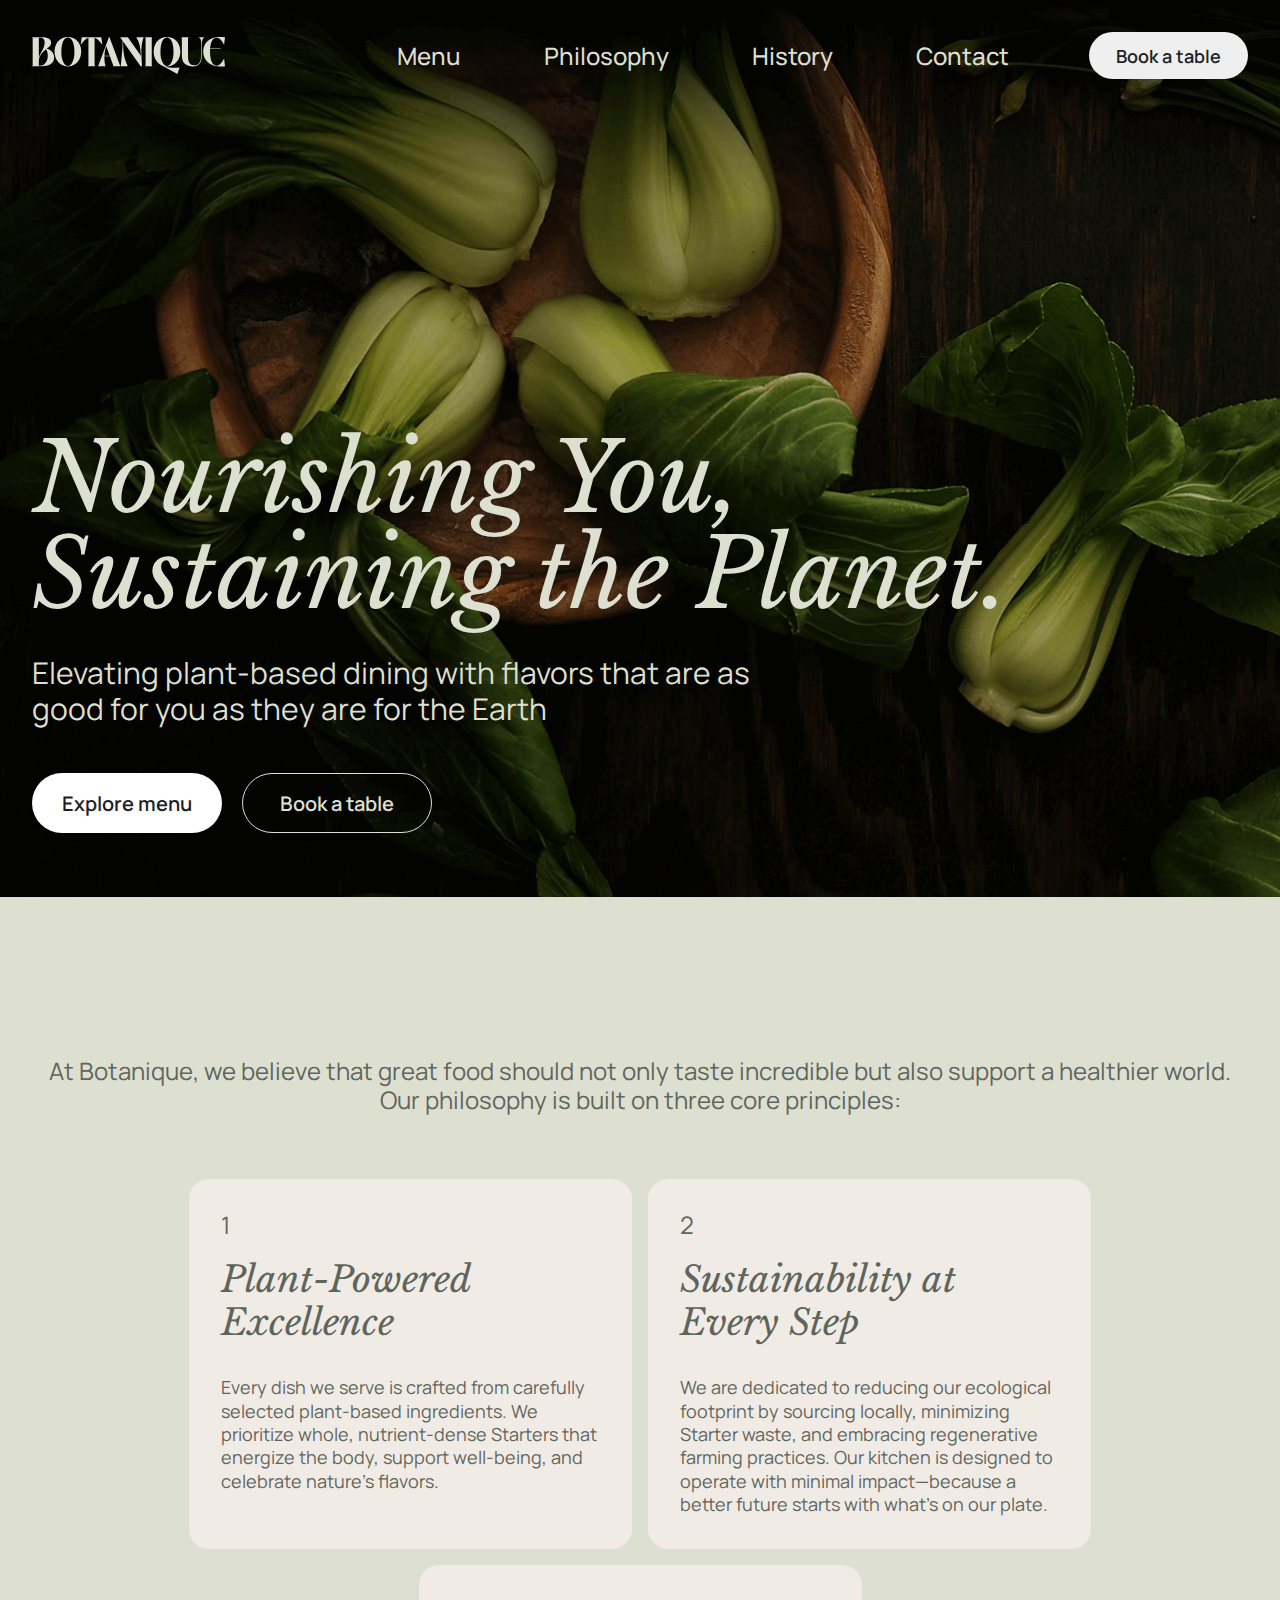
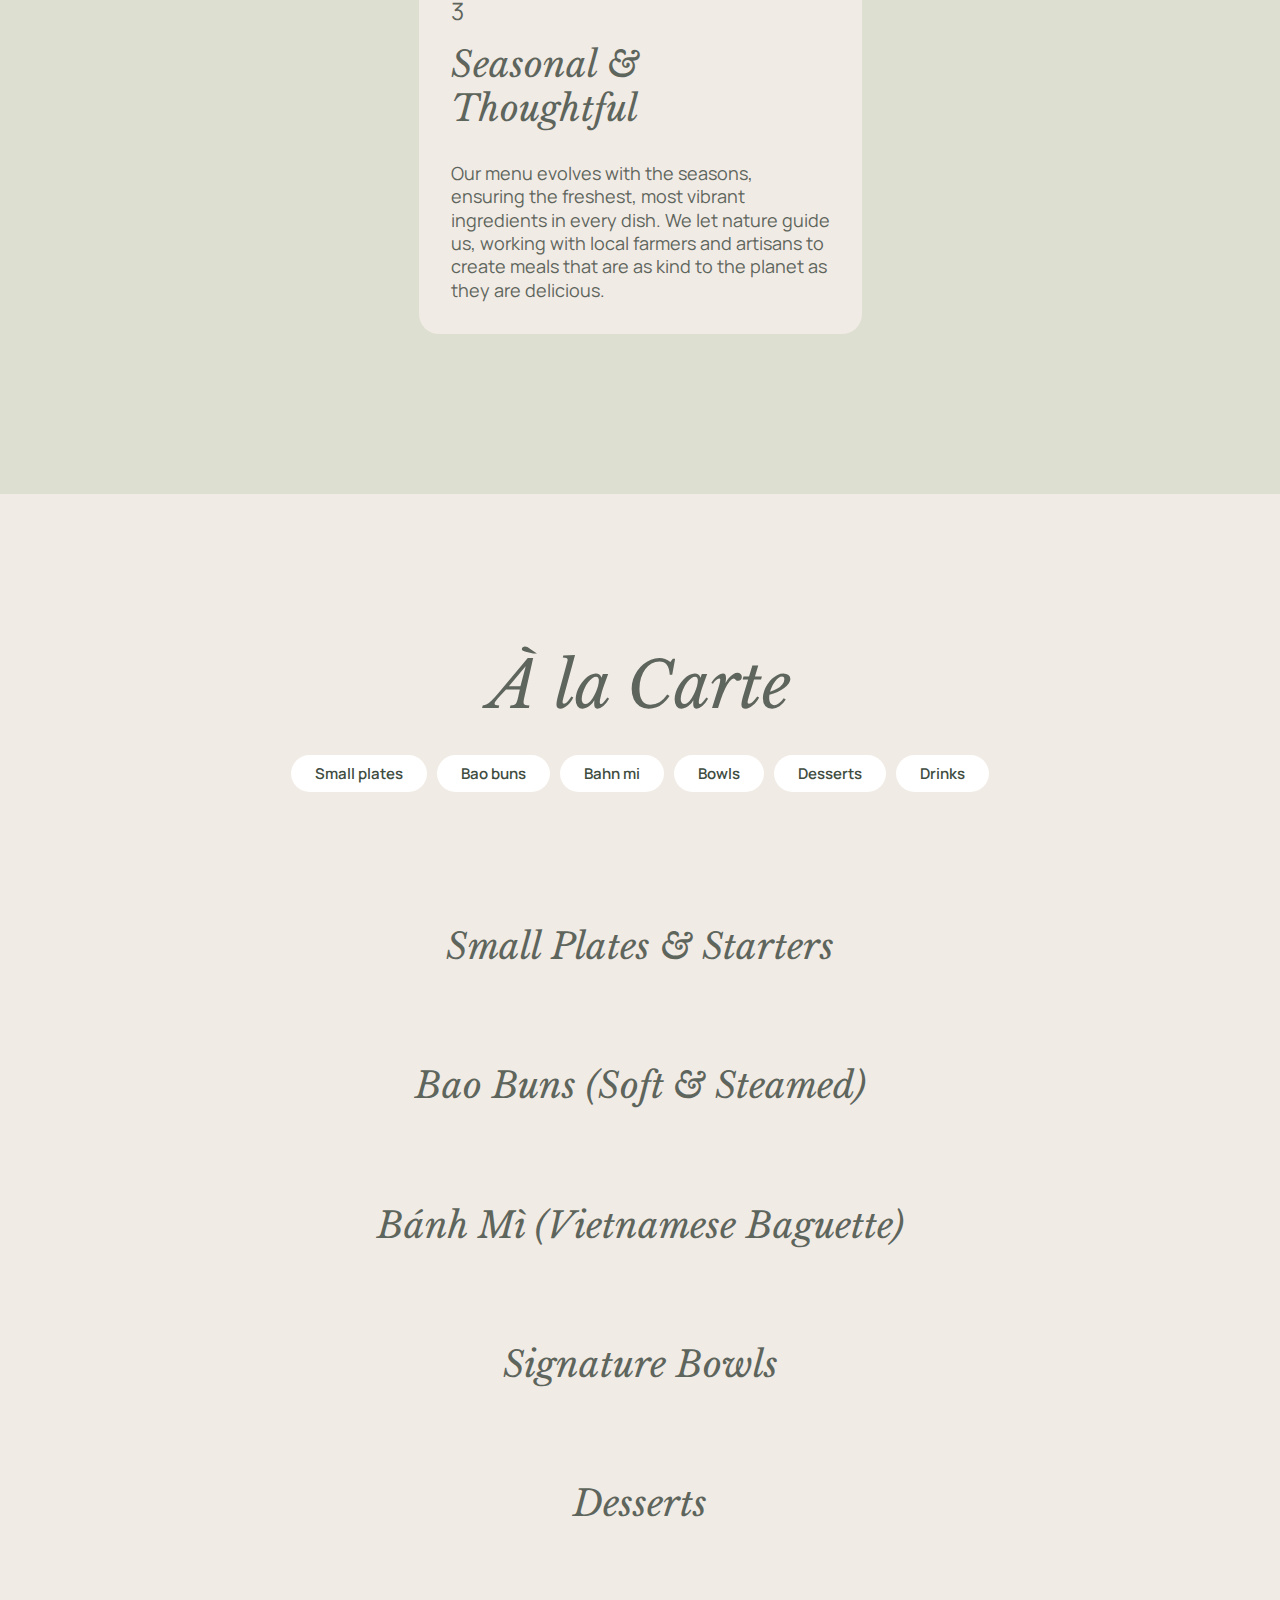
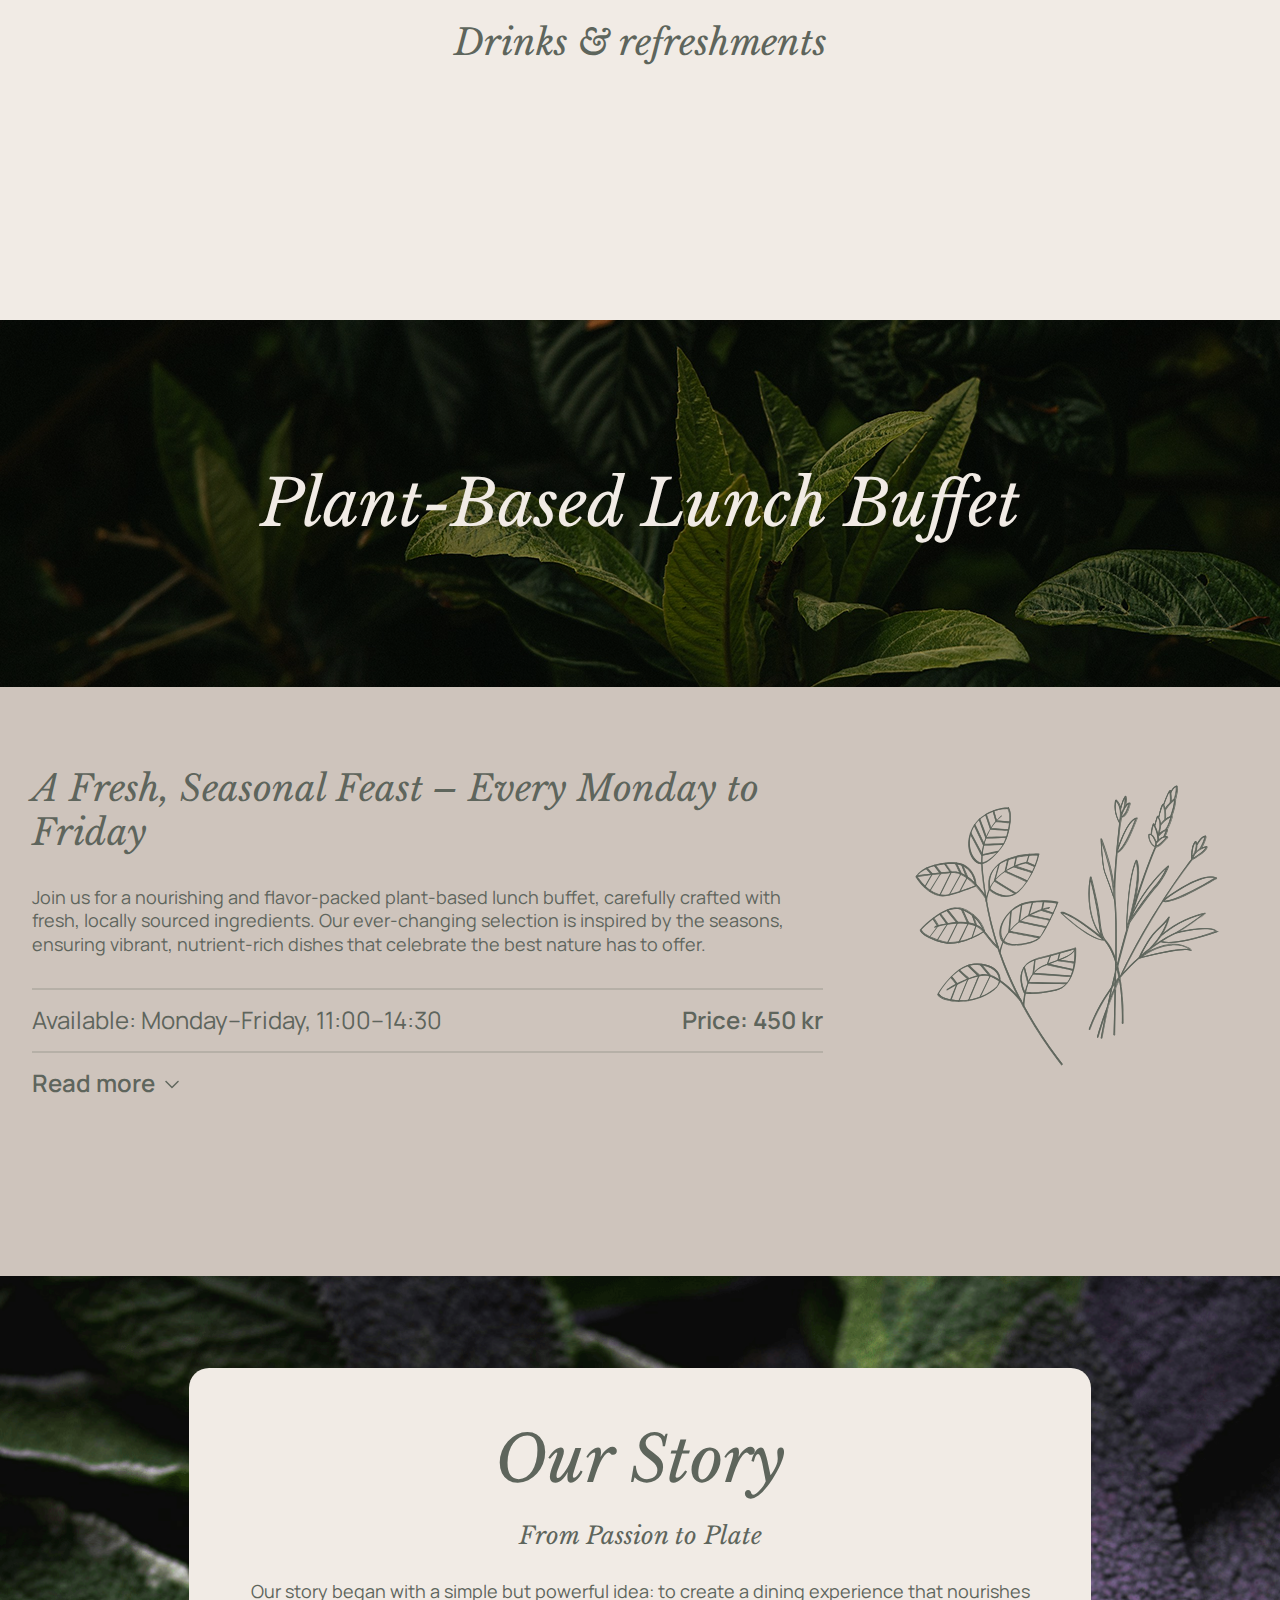
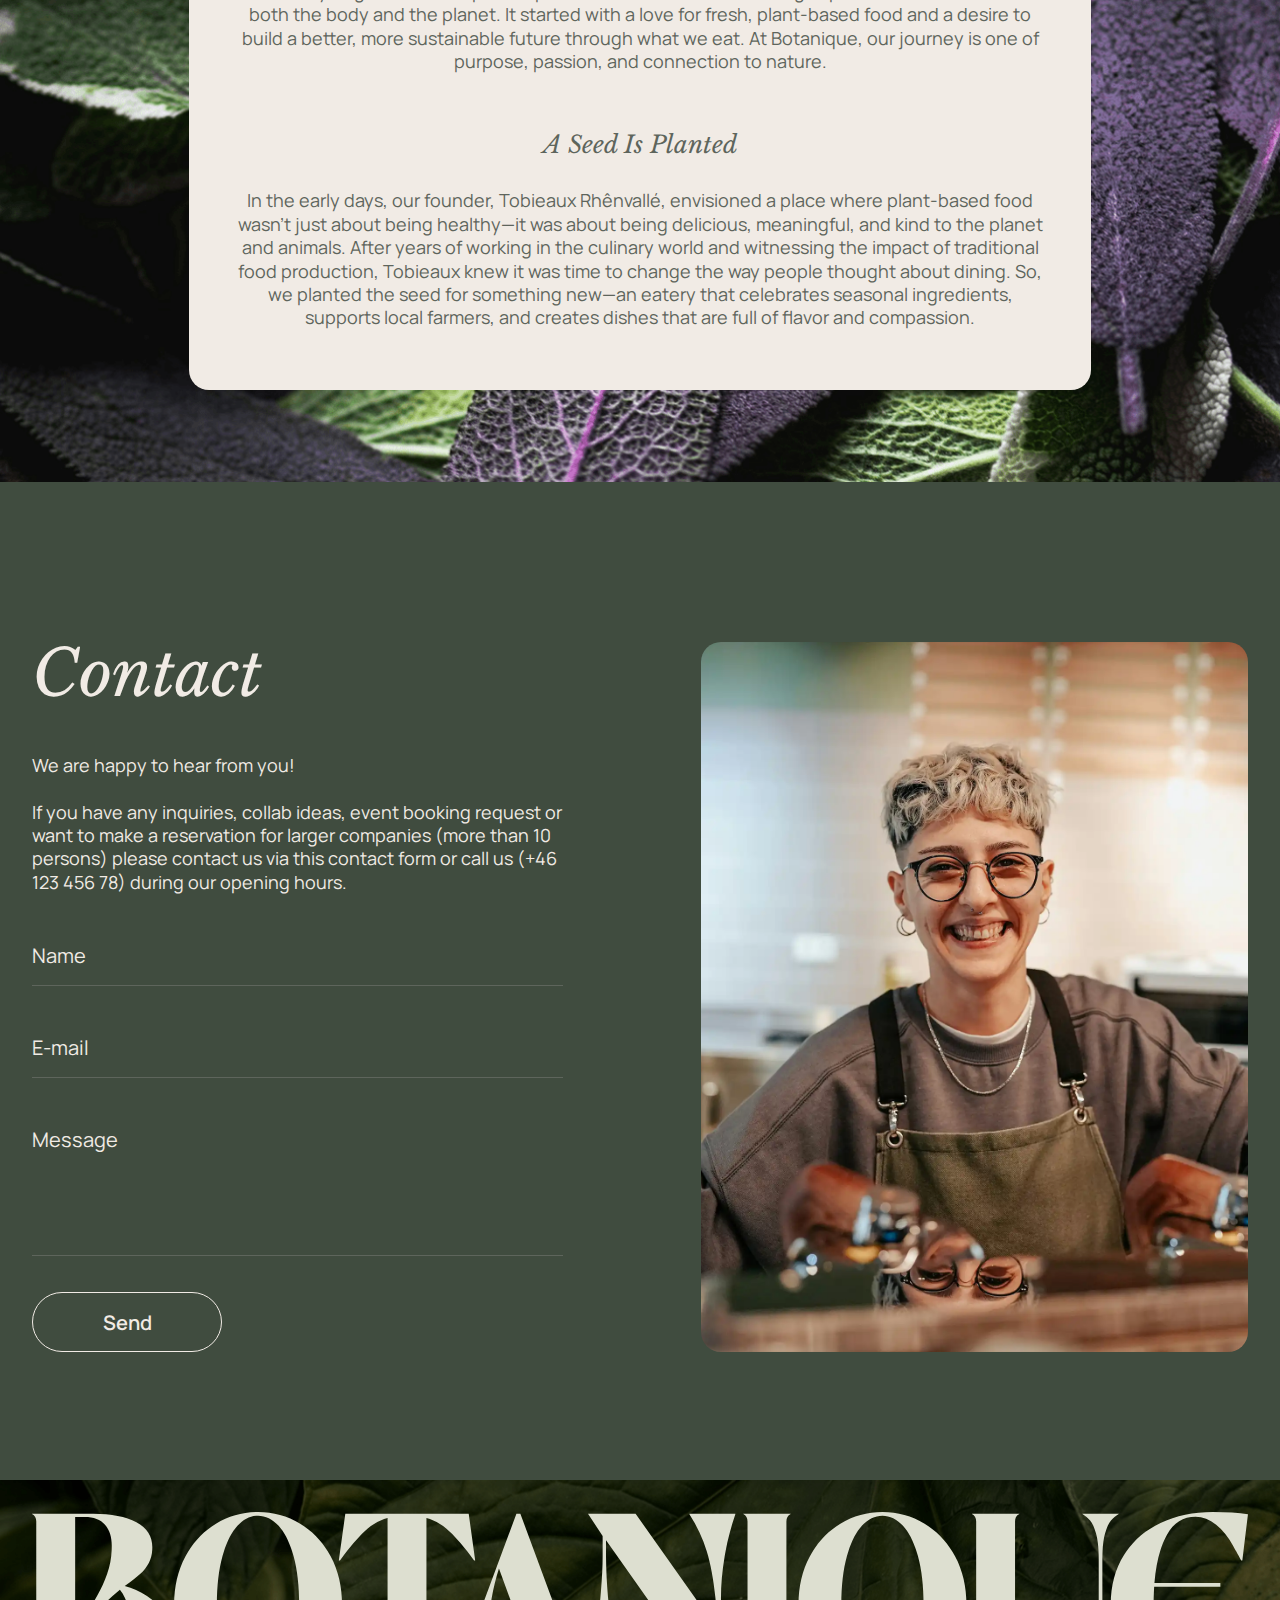
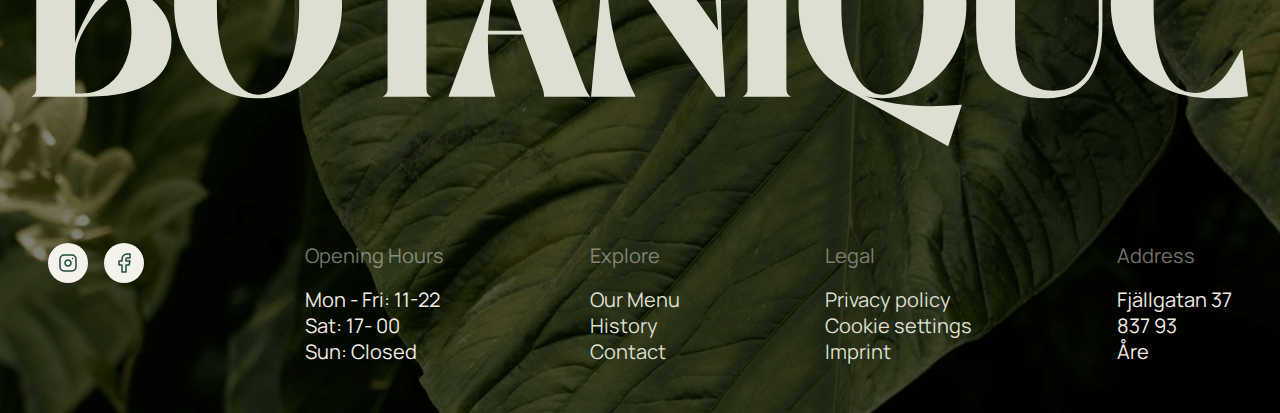
<file: index.html>
<!DOCTYPE html>
<html lang="en">
  <head>
    <meta charset="UTF-8" />
    <meta name="viewport" content="width=device-width, initial-scale=1.0" />
    <title>BOTANIQUE</title>
    <link rel="stylesheet" href="./src/css/index.css" />
    <link rel="stylesheet" href="./src/css/global.css" />
    <link rel="stylesheet" href="./src/css/buttons.css" />
    <link rel="icon" type="image/x-icon" href="./src/images/favicon.svg" />

    <!-- Fonts -->
    <link rel="preconnect" href="https://fonts.googleapis.com" />
    <link rel="preconnect" href="https://fonts.gstatic.com" crossorigin />
    <link
      href="https://fonts.googleapis.com/css2?family=Manrope:wght@200..800&display=swap"
      rel="stylesheet"
    />

    <link rel="preconnect" href="https://fonts.googleapis.com" />
    <link rel="preconnect" href="https://fonts.gstatic.com" crossorigin />
    <link
      href="https://fonts.googleapis.com/css2?family=Libre+Baskerville:ital,wght@0,400;0,700;1,400&family=Manrope:wght@200..800&display=swap"
      rel="stylesheet"
    />
  </head>

  <body>
    <header>
      <!-- Navigation -->
      <nav class="nav-container">
        <div class="logo">
          <a href="#"
            ><img src="./src/images/Botanique_logo.svg" alt="Botanique logo"
          /></a>
        </div>

        <div class="nav-links">
          <a href="#menu-section">Menu</a>
          <a href="#philosophy-section">Philosophy</a>
          <a href="#story-section">History</a>
          <a href="#contact-section">Contact</a>
        </div>
        <button
          type="button"
          id="nav-button"
          class="button"
          onclick="window.location.href='./src/html/booking.html'"
        >
          Book a table
        </button>

        <!--- mobile nav -->
        <div class="hamburger-nav">
          <div class="line-1"></div>
          <div class="line-2"></div>
          <div class="line-3"></div>
        </div>

        <div class="mobile-nav hidden">
          <div class="logo">
            <img src="./src/images/Botanique_logo.svg" alt="Botanique logo" />
          </div>

          <div class="mobile-nav-links">
            <a href="#menu-section">Menu</a>
            <a href="#philosophy-section">Philosophy</a>
            <a href="#story-section">History</a>
            <a href="#contact-section">Contact</a>
            <a href="./src/html/booking.html">Book a table</a>
          </div>

          <div class="social-icons2">
            <img src="./src/images/instagram.svg" alt="social media icon" />
            <img src="./src/images/fb.svg" alt="social media icon" />
          </div>
        </div>
      </nav>

      <!-- Header content -->
      <div class="header-text">
        <h1>Nourishing You, <br />Sustaining the Planet.</h1>
        <h3>
          Elevating plant-based dining with flavors that are as good for you as
          they are for the Earth
        </h3>
      </div>
      <div class="header-buttons">
        <button
          type="button"
          id="explore-button"
          class="button"
          onclick="window.location.href='#menu-section'"
        >
          Explore menu
        </button>
        <button
          type="button"
          id="book-button"
          class="button"
          onclick="window.location.href='./src/html/booking.html'"
        >
          Book a table
        </button>
      </div>
    </header>

    <main>
      <!-- Philosophy -->
      <section id="philosophy-section">
        <div class="headline">
          <h4>
            At Botanique, we believe that great food should not only taste
            incredible but also support a healthier world. Our philosophy is
            built on three core principles:
          </h4>
        </div>

        <div class="card-container">
          <!-- Card 1 -->
          <div class="card-1">
            <h4>1</h4>
            <br />
            <h3 class="italic">Plant-Powered Excellence</h3>
            <p>
              Every dish we serve is crafted from carefully selected plant-based
              ingredients. We prioritize whole, nutrient-dense Starters that
              energize the body, support well-being, and celebrate nature’s
              flavors.
            </p>
          </div>
          <!-- Card 2 -->
          <div class="card-2">
            <h4>2</h4>
            <br />
            <h3 class="italic">Sustainability at Every Step</h3>
            <p>
              We are dedicated to reducing our ecological footprint by sourcing
              locally, minimizing Starter waste, and embracing regenerative
              farming practices. Our kitchen is designed to operate with minimal
              impact—because a better future starts with what’s on our plate.
            </p>
          </div>
          <!-- Card 3 -->
          <div class="card-3">
            <h4>3</h4>
            <br />
            <h3 class="italic">Seasonal & Thoughtful</h3>
            <p>
              Our menu evolves with the seasons, ensuring the freshest, most
              vibrant ingredients in every dish. We let nature guide us, working
              with local farmers and artisans to create meals that are as kind
              to the planet as they are delicious.
            </p>
          </div>
        </div>
      </section>

      <!-- Menu Section -->
      <section id="menu-section">
        <h2 class="italic">À la Carte</h2>

        <!-- Menu filter buttons -->
        <div class="menu-buttons">
          <button
            type="button"
            class="button filter-button filter-hover"
            data-target="starters"
          >
            Small plates
          </button>
          <button
            type="button"
            class="button filter-button filter-hover"
            data-target="baos"
          >
            Bao buns
          </button>
          <button
            type="button"
            class="button filter-button filter-hover"
            data-target="bahn_mi"
          >
            Bahn mi
          </button>
          <button
            type="button"
            class="button filter-button filter-hover"
            data-target="bowls"
          >
            Bowls
          </button>
          <button
            type="button"
            class="button filter-button filter-hover"
            data-target="desserts"
          >
            Desserts
          </button>
          <button
            type="button"
            class="button filter-button filter-hover"
            data-target="drinks"
          >
            Drinks
          </button>
        </div>

        <!-- Menu container -->
        <div class="menu-container">
          <!-- Starters container -->
          <div class="starters">
            <h3 class="italic">Small Plates & Starters</h3>
            <!-- Starter items fetched from JSON -->
          </div>

          <!-- Bao container -->
          <div class="baos">
            <h3 class="italic">Bao Buns (Soft & Steamed)</h3>
            <!-- Bao items fetched from JSON -->
          </div>

          <!-- Bahn Mi container -->
          <div class="bahn-mi">
            <h3 class="italic">Bánh Mì (Vietnamese Baguette)</h3>
            <!-- Bahn mi items fetched from JSON -->
          </div>

          <!-- Signature bowls container -->
          <div class="sig-bowls">
            <h3 class="italic">Signature Bowls</h3>
            <!-- Bowl items fetched from JSON -->
          </div>

          <!-- Desserts container -->
          <div class="desserts">
            <h3 class="italic">Desserts</h3>
            <!-- dessrts items fetched from JSON -->
          </div>

          <!-- Drinks container -->
          <div class="drinks">
            <h3 class="italic">Drinks & refreshments</h3>
            <!-- drink items fetched from JSON -->
          </div>
        </div>
      </section>

      <!-- Buffet section -->
      <section class="buffet-section">
        <!-- Lunch buffet header -->
        <div class="buffet-header">
          <!-- background img from css-->
          <h2 class="italic">Plant-Based Lunch Buffet</h2>
        </div>

        <div class="flex-container">
          <!-- Lunch buffet container -->
          <div class="buffet-container">
            <!-- Lunch buffet content -->
            <div class="buffet-info">
              <h3 class="italic">
                A Fresh, Seasonal Feast – Every Monday to Friday
              </h3>
              <p>
                Join us for a nourishing and flavor-packed plant-based lunch
                buffet, carefully crafted with fresh, locally sourced
                ingredients. Our ever-changing selection is inspired by the
                seasons, ensuring vibrant, nutrient-rich dishes that celebrate
                the best nature has to offer.
              </p>
              <hr />
              <h4>
                Available: Monday–Friday, 11:00–14:30
                <span style="font-weight: 600">Price: 450 kr</span>
              </h4>
              <hr />
            </div>

            <!-- Read more accordion -->
            <div class="read-more">
              <h4 id="more-less">Read more</h4>
              <img src="./src/images/Arrows.png" id="arrow" alt="" />
              <br />
              <!-- More info -->
              <div class="more-info hidden">
                <h4 class="italic">What’s Included?</h4>
                <ul id="buffet-list">
                  <li>
                    A rotating selection of warm and cold dishes, from fragrant
                    curries to refreshing salads
                  </li>
                  <li>
                    Hearty grains, seasonal vegetables, and house-made sauces
                    bursting with flavor
                  </li>
                  <li>Freshly baked bread, dips, and plant-based spreads</li>
                  <li>
                    A variety of protein-rich options, including marinated tofu,
                    tempeh, and legumes
                  </li>
                  <li>A daily soup made from scratch with organic produce</li>
                  <li>
                    Light, plant-based desserts to finish your meal on a sweet
                    note
                  </li>
                  <li>Coffee & tea with plant-based milk alternatives</li>
                </ul>
                <p>
                  We believe that lunch should be more than just a meal—it
                  should be an experience that fuels your body and respects the
                  planet. Whether you're dining in or taking away, our lunch
                  buffet is designed to be both satisfying and sustainable
                </p>
                <hr />
              </div>
            </div>
          </div>

          <img
            src="./src/images/flower.svg"
            id="buffet-img-flower"
            width="3"
            alt="flowers"
          />
        </div>
      </section>

      <!-- Our story section -->
      <section id="story-section">
        <div class="our-story">
          <h2 class="italic">Our Story</h2>
          <h4 class="italic">From Passion to Plate</h4>
          <p>
            Our story began with a simple but powerful idea: to create a dining
            experience that nourishes both the body and the planet. It started
            with a love for fresh, plant-based food and a desire to build a
            better, more sustainable future through what we eat. At Botanique,
            our journey is one of purpose, passion, and connection to nature.
          </p>
          <h4 class="italic">A Seed Is Planted</h4>
          <p>
            In the early days, our founder, Tobieaux Rhênvallé, envisioned a
            place where plant-based food wasn’t just about being healthy—it was
            about being delicious, meaningful, and kind to the planet and
            animals. After years of working in the culinary world and witnessing
            the impact of traditional food production, Tobieaux knew it was time
            to change the way people thought about dining. So, we planted the
            seed for something new—an eatery that celebrates seasonal
            ingredients, supports local farmers, and creates dishes that are
            full of flavor and compassion.
          </p>
        </div>
      </section>

      <!-- Contact section -->
      <section id="contact-section">
        <div class="contact-container">
          <!-- text contaienr -->
          <div class="contact-text">
            <h2 class="italic light">Contact</h2>
            <p class="light">
              We are happy to hear from you! <br />
              <br />
              If you have any inquiries, collab ideas, event booking request or
              want to make a reservation for larger companies (more than 10
              persons) please contact us via this contact form or call us (+46
              123 456 78) during our opening hours.
              <br />
            </p>
          </div>
          <!-- form contaienr -->
          <div class="form-container">
            <form
              action="https://formsubmit.co/bengtsson-linda@outlook.com"
              method="POST"
            >
              <!-- Name input -->
              <div class="name">
                <label for="name"></label>
                <input
                  type="text"
                  id="name"
                  name="name"
                  placeholder="Name"
                  required
                />
              </div>

              <!-- E-mail  input -->
              <div class="email">
                <label for="email"></label>
                <input
                  type="email"
                  name="E-mail"
                  id="email"
                  placeholder="E-mail"
                  required
                />
              </div>

              <div class="message">
                <label for="textarea">Message </label>
                <textarea id="textarea" name="textarea" required></textarea>
              </div>

              <input type="hidden" name="_next" value="thankyou.html" />
              <button type="submit" class="submit-button button">Send</button>
            </form>
          </div>
        </div>

        <div class="img-container">
          <!-- image fom css -->
        </div>
      </section>
    </main>
    <!-- Footer section -->
    <footer>
      <div class="footer-logo-container">
        <img src="./src/images/footer_logo.svg" alt="big logotype" />
      </div>

      <div class="footer-nav">
        <div class="social-icons">
          <img src="./src/images/instagram.svg" alt="social media icon" />
          <img src="./src//images/fb.svg" alt="social media icon" />
        </div>
        <!--Opening hours -->
        <div class="opening-hours">
          <h5>Opening Hours</h5>
          <br />
          <h5 class="light">
            Mon - Fri: 11-22<br />
            Sat: 17- 00<br />
            Sun: Closed
          </h5>
        </div>
        <!-- Explore -->
        <div class="explore">
          <h5>Explore</h5>
          <br />
          <h5 class="light">
            <a href="#menu-section">Our Menu</a> <br />
            <a href="#story-section">History</a><br />
            <a href="#contact-section">Contact</a>
          </h5>
        </div>
        <!--Legal-->
        <div class="legal">
          <h5>Legal</h5>
          <br />
          <h5 class="light">
            <a href="#">Privacy policy</a> <br />
            <a href="#">Cookie settings</a><br />
            <a href="#">Imprint</a>
          </h5>
        </div>

        <!--Adress -->
        <div class="Adress">
          <h5>Address</h5>
          <br />
          <h5 class="light">
            Fjällgatan 37<br />
            837 93<br />
            Åre
          </h5>
        </div>
      </div>

      <div class="social-icons2">
        <img src="./src/images/instagram.svg" alt="social media icon" />
        <img src="./src/images/fb.svg" alt="social media icon" />
      </div>
    </footer>

    <script src="./src/js/script.js"></script>
    <script src="./src/js/navigation.js"></script>
  </body>
</html>
</file>
<file: src/css/index.css>
* {
  margin: 0;
  padding: 0;
  box-sizing: border-box;
}

/* no scroll when mobile meny is open */
body {
}
.no-scroll {
  overflow: hidden;
}

/* Navigation links & button */
.nav-container {
  font-family: "manrope";
  display: flex;
  flex-direction: row;
  justify-content: flex-end;
  padding: 2rem;
  align-items: center;

  top: 0;
  left: 0;
  right: 0;
  z-index: 100;
}

.scroll-down {
  transform: translate3d(0, -100%, 0);
}

.scroll-up {
  background-color: #5e655c;
}

.logo img {
  display: block;
}

nav div:first-child {
  margin-right: auto;
}

.nav-links a {
  text-decoration: none;
  color: #dddfd0;
  font-size: 24px;
  margin-right: 5rem;
  font-weight: 500;
}

@media (max-width: 1250px) {
  .nav-links a {
    margin-right: 3rem;
  }
}

@media (max-width: 1100px) {
  .nav-links a {
    margin-right: 2rem;
  }
}

@media (max-width: 1000px) {
  .nav-links,
  #nav-button {
    display: none;
  }
}

nav a:hover {
  text-decoration: underline;
  text-underline-offset: 10px;
}

/* mobile nav menu */
.mobile-nav {
  width: 100%;
  height: 100vh;
  height: 100dvh;
  background-color: #404c3f;
  overflow: hidden;
  position: absolute;
  top: 0;
  left: 0;
  padding: 2rem;
}

.mobile-nav-links {
  display: flex;
  flex-direction: column;
  align-items: center;
  margin-top: 5rem;
}

.mobile-nav-links a {
  margin-bottom: 3rem;
  text-decoration: none;
  color: #f1ebe5;
  font-family: "Manrope";
  font-size: 25px;
}

.mobile-nav-links a:hover {
  font-weight: bolder;
  text-decoration: none;
}

nav .social-icons2 {
  display: flex;
  justify-content: center;
}

/* hamburger button */
.hamburger-nav {
  z-index: 100;
  display: none;
  width: 50px;
  height: 50px;
  cursor: pointer;
}

@media (max-width: 1000px) {
  .hamburger-nav {
    display: block;
  }
}

.line-1,
.line-2,
.line-3 {
  height: 1px;
  background-color: white;
  width: 40px;
}

.line-1 {
  transform: translateY(10px);
}
.line-2 {
  transform: translateY(20px);
}
.line-3 {
  transform: translateY(30px);
}

/* Style lines When hamburger button is clicked */
.line-1,
.line-2,
.line-3 {
  transition: transform 0.3s ease, translateY 0.3s ease, translateX 0.3s ease;
}

.line-1.clicked {
  transform: rotate(45deg) translateY(15px) translateX(15px);
}

.line-2.clicked {
  display: none;
}

.line-3.clicked {
  transform: rotate(-45deg) translateY(15px) translateX(-15px);
}

/* header */
header {
  background-image: url(../images/header.png);
  background-repeat: no-repeat;
  background-size: cover;
  height: auto;
  position: relative;
  top: 0;
  left: 0;
  right: 0;
}

.header-text {
  color: #dddfd0;
  padding-top: 20rem;
  margin-left: 2rem;
  margin-right: 2rem;
}

header h1 {
  margin-bottom: 2rem;
}

header h3 {
  margin-bottom: 2.9rem;
  width: clamp(60%, 500px, 100%);
}

.header-buttons {
  margin-left: 2rem;
  padding-bottom: 4rem;
}

/* ------------------------------------------------------------*/
/* ---- Section - Philosophy ---- */
#philosophy-section {
  background-color: #dddfd0;
  height: auto;
  padding: 10rem 2rem 10rem 2rem;
}

.headline {
  margin-bottom: 4rem;
  width: 100%;
}

.headline h4 {
  max-width: 100%;
  text-align: center;
}

.card-container {
  display: flex;
  gap: 1rem;
  justify-content: center;
  flex-wrap: wrap;
}

.card-container h3 {
  margin-bottom: 2rem;
}

.card-1,
.card-2,
.card-3 {
  background-color: #f1ebe5;
  border-radius: 20px;
  width: 443px;
  height: auto;
  padding: 2rem;
}

/* ------------------------------------------------------------*/
/* ---- Section - á la carte ---- */
#menu-section {
  background-color: #f1ebe5;
  height: auto;
}
#menu-section h2 {
  text-align: center;
  padding-top: 10rem;
  padding-bottom: 2rem;
}

.menu-buttons {
  display: flex;
  flex-direction: row;
  justify-content: center;
  flex-wrap: wrap;
  padding-bottom: 8rem;
  margin-left: 2rem;
  margin-right: 2rem;
}

.menu-container {
  display: flex;
  flex-direction: column;
  justify-content: center;
  align-items: center;
  padding-bottom: 10rem;
  width: 100%;
}

/* element created from js */
.menu-container hr {
  margin-top: 0.5rem;
  margin-bottom: 0.5rem;
}

/* element created from js */
.menu-container h3 {
  margin-bottom: 3rem;
  text-align: center;
}

/* element created from js */
.starters,
.baos,
.bahn-mi,
.sig-bowls,
.desserts,
.drinks {
  width: 50%;
  margin-bottom: 3rem;
}

@media (max-width: 1000px) {
  .starters,
  .baos,
  .bahn-mi,
  .sig-bowls,
  .desserts,
  .drinks {
    width: 90%;
    margin-bottom: 3rem;
  }
}

/* element created from js */
.menu-container .menu-item {
  margin-bottom: 2rem;
}

/* element created from js */
.menu-container .dish {
  display: flex;
  justify-content: space-between;
}

/* ------------------------------------------------------------*/
/* --- Buffet section --- */

.buffet-section {
  background-color: #cec4bc;
  padding-bottom: 5rem;
  width: 100%;
}

/* Buffet header */
.buffet-header {
  background-image: url(../images/buffet.png);
  background-repeat: no-repeat;
  background-size: cover;
  height: 367px;
  display: flex;
  align-items: center;
  justify-content: center;
}

.buffet-header h2.italic {
  color: #f1ebe5;
  text-align: center;
  padding-left: 1rem;
  padding-right: 1rem;
}

/* lunch buffet flex container */
.flex-container {
  display: flex;
  justify-content: center;
  width: 100%;
}

@media (max-width: 1000px) {
  .flex-container {
    flex-direction: column;
  }
}

/* Flex item 1: buffet info container */
.buffet-container {
  height: auto;
  width: clamp(300px, 100%, 1000px);
  overflow: hidden;
}

.buffet-info {
  padding-left: 2rem;
  padding-right: 2rem;
  margin-top: 5rem;
}
.buffet-info p {
  margin-top: 2rem;
  margin-bottom: 2rem;
}

.buffet-info h4 {
  margin-top: 1rem;
  margin-bottom: 1rem;
  display: flex;
  justify-content: space-between;
}

/* Read more drop-down */
.more-info h4 {
  margin-top: 2rem;
}

#buffet-list {
  padding-left: 2rem;
  padding-right: 2rem;
  font-family: "manrope";
  font-weight: 400;
  font-size: 18px;
  color: #5e655c;
  margin-top: 2rem;
  margin-bottom: 2rem;
}

.more-info p {
  width: clamp(300px, 100%, 900px);
  margin-bottom: 3rem;
}

.read-more {
  padding-left: 2rem;
  padding-right: 2rem;
  margin-top: 1rem;
  margin-bottom: 5rem;
  position: relative;
  cursor: pointer;
  overflow: hidden;
}

.read-more h4 {
  font-weight: 600;
}

.read-more img {
  position: absolute;
  top: 3px;
  left: 160px;
}

.hidden {
  display: none;
}

/* Flex item 2: buffet deco flower */
#buffet-img-flower {
  width: clamp(150px, 100%, 361px);
  margin-left: 2rem;
  margin-right: 2rem;
  margin-top: 5rem;
  align-self: flex-start;
}

/* ------------------------------------------------------------*/
/* ---- Story section ---- */

#story-section {
  background-image: url(../images/story.png);
  background-repeat: no-repeat;
  background-size: cover;
  height: auto;
  display: flex;
  justify-content: center;
  align-items: center;
}

.our-story {
  width: 902px;
  height: auto;
  border-radius: 20px;
  background-color: #f1ebe5;
  text-align: center;
  margin: 5.75rem 2rem 5.75rem 2rem;
}

.our-story h2 {
  margin-top: 3.75rem;
}

@media (max-width: 600px) {
  .our-story h2 {
    font-size: 45px;
  }
}

.our-story h4 {
  margin-top: 2rem;
  margin-bottom: 2rem;
}

.our-story p {
  margin-bottom: 3.75rem;
  padding-left: 3rem;
  padding-right: 3rem;
}

/* ------------------------------------------------------------*/
/* Contact */
#contact-section {
  background-color: #404c3f;
  padding: 2rem;
  display: flex;
  justify-content: space-between;
  width: 100%;
  padding-bottom: 8rem;
  height: auto;
}

/* flex item 1 */
.contact-container {
  margin-top: 8rem;
  width: 45%;
  padding-right: 1rem;
}

.contact-text h2 {
  margin-bottom: 3rem;
}

.contact-text p {
  margin-bottom: 3rem;
}

.form-container {
  width: 100%;
  display: flex;
  flex-direction: column;
  flex-wrap: wrap;
  margin-top: 3rem;
}

.name,
.email {
  width: 100%;
}

input {
  background-color: #404c3f;
  border: none;
  border-bottom: 1px solid #5e655c;
  outline: none;
  font-size: 20px;
  font-family: "manrope";
  color: #f1ebe5;

  padding-bottom: 1rem;
  margin-bottom: 3rem;

  width: 100%;
}

input::placeholder {
  color: #f1ebe5;
  font-size: 20px;
}

input:focus {
  outline: none;
  border-color: #f1ebe5;
}

label {
  /* for textarea */
  font-family: "manrope";
  color: #f1ebe5;
  font-size: 20px;
  font-size: 20px;
}

.message {
  width: 100%;
}

textarea {
  width: 100%;
  background-color: #404c3f;
  border: none;
  border-bottom: 1px solid #5e655c;
  font-size: 20px;
  font-family: "manrope";
  color: #f1ebe5;
  resize: none;
  margin-top: 3rem;
  margin-bottom: 2rem;
  outline: none;
}

textarea:focus {
  outline: none;
  border-color: #f1ebe5;
}

/* flex item 2 */
.img-container {
  width: 45%;
  margin-top: 8rem;
  background-image: url(../images/contact.webp);
  background-repeat: no-repeat;
  background-size: cover;
  background-position: center;
  border-radius: 20px;
}

@media (max-width: 900px) {
  #contact-section {
    flex-direction: column;
    justify-content: center;
  }

  /* flex item 1 */
  .contact-container {
    width: 100%;
  }

  .form-container {
    width: 100%;
  }

  /* flex item 2 */
  .img-container {
    width: 100%;
    height: 500px;
    background-image: url(../images/contact.webp);
    justify-items: center;
  }
  textarea:focus {
    outline: none;
    border-color: #f1ebe5;
  }
}

/* ------------------------------------------------------------*/
/* Footer */
footer {
  background-image: url(../images/footer.png);
  background-repeat: no-repeat;
  background-size: cover;
  height: auto;
  padding: 2rem;
}

.footer-logo-container {
  display: flex;
  justify-content: center;
  width: 100%;
  margin-bottom: 5rem;
}

footer a {
  color: #dddfd0;
  text-decoration: none;
}

.footer-logo-container img {
  width: 100%;
}

.footer-nav {
  display: flex;
  justify-content: space-between;
}

.footer-nav div {
  margin: 1rem;
}

.social-icons {
  display: flex;
  justify-content: flex-start;
}
.social-icons2 {
  display: none;
}

.social-icons img {
  margin-right: 1rem;
  cursor: pointer;
  width: 2.5rem;
  align-self: flex-start;
}
@media (max-width: 900px) {
  .social-icons {
    display: none;
  }

  .social-icons2 {
    display: block;
    justify-self: center;
    margin-top: 1rem;
  }

  .social-icons2 img {
    margin: 1rem;
    cursor: pointer;
    width: 2.5rem;
  }
}

@media (max-width: 836px) {
  .footer-nav {
    flex-wrap: wrap;
    justify-content: flex-start;
  }
}

@media (max-width: 400px) {
  .footer-nav {
    flex-direction: column-reverse;
  }
}
</file>
<file: src/css/global.css>
/* text setting */
a {
  text-decoration: none;
  color: #dddfd0;
}

h1 {
  font-family: "libre Baskerville";
  font-size: 96px;
  line-height: 100%;
  font-style: italic;
  font-weight: 400;
  letter-spacing: -3%;
}

@media (max-width: 1150px) {
  h1 {
    font-size: 75px;
  }
}

@media (max-width: 620px) {
  h1 {
    font-size: 55px;
  }

  h3 {
    font-size: 20px;
  }
}

@media (max-width: 400px) {
  h1 {
    font-size: 40px;
  }

  h3 {
    font-size: 15px;
  }
}

h2 {
  font-family: "Manrope";
  font-size: 64px;
  line-height: 100%;
  font-weight: 400;
  letter-spacing: -3%;
  color: #5e655c;
}

h2.italic {
  font-family: "libre Baskerville";
  font-style: italic;
  color: #5e655c;
}

@media (max-width: 900px) {
  h2 {
    font-size: 40px;
  }
}

h2.light {
  color: #f1ebe5;
}

h3 {
  font-family: "manrope";
  font-size: 30px;
  line-height: 120%;
  font-weight: 400;
  letter-spacing: -3%;
  color: #dddfd0;
}

@media (max-width: 620px) {
  h3 {
    font-size: 25px;
  }
}

h3.italic {
  font-family: "libre Baskerville";
  font-style: italic;
  font-size: 36px;
  color: #5e655c;
}

h4 {
  font-family: "manrope";
  font-size: 24px;
  line-height: 120%;
  font-weight: 400;
  letter-spacing: -3%;
  color: #5e655c;
}

h4.italic {
  font-family: "libre Baskerville";
  font-style: italic;
  font-size: 24px;
  line-height: 100%;
  font-weight: 400;
  letter-spacing: -3%;
  color: #5e655c;
}

h5 {
  font-family: "manrope";
  font-size: 20px;
  line-height: 130%;
  font-weight: 400;
  letter-spacing: -3%;
  color: #dddfd0;
  opacity: 50%;
}

p {
  font-family: "manrope";
  font-size: 18px;
  line-height: 130%;
  font-weight: 400;
  letter-spacing: -3%;
  color: #5e655c;
}

p.italic {
  font-family: "libre Baskerville";
  font-style: italic;
  color: #5e655c;
}

.light {
  color: #f1ebe5;
  opacity: 100%;
}

/* ------------------------------------------------------------*/
/* Hr lines */
hr {
  border: 1px solid #404c3f2b;
}
</file>
<file: src/css/buttons.css>
/* ------------------------------------------------------------*/
/* Buttons */

/* default button setting */
.button {
  border-radius: 40px;
  font-family: "manrope";
  font-size: 20px;
  border: none;
  cursor: pointer;
  font-weight: 600;
}

#nav-button {
  width: 159px;
  height: 47px;
  font-weight: 600;
  color: #212121;
  font-size: 18px;
}

#nav-button:hover {
  background-color: #dddfd0;
}

#explore-button {
  width: 190px;
  height: 60px;
  background-color: white;
  color: #212121;
  margin-right: 1rem;
}

#explore-button:hover {
  background-color: #dddfd0;
}

#book-button {
  width: 190px;
  height: 60px;
  background: none;
  border: #dddfd0 1px solid;
  color: #dddfd0;
}

@media (max-width: 435px) {
  #explore-button {
    margin-bottom: 1rem;
  }
}

/* a la carte filter buttons */
.filter-button {
  padding: 0.5rem 1.5rem;
  background-color: white;
  margin: 5px;
  font-size: 15px;
  color: #404c3f;
}

.filter-hover:hover {
  background-color: #404c3f;
  color: #f1ebe5;
}

.active {
  background-color: #404c3f37;
  color: #404c3f;
}

.submit-button {
  width: 190px;
  height: 60px;
  background: none;
  border: #f1ebe5 1px solid;
  color: #f1ebe5;
}

.submit-button:hover {
  color: #5e655c;
  background-color: #f1ebe5;
}

.book-now-btn {
  background-color: #f1ebe5;
  color: #5e655c;
}

.book-now-btn:hover {
  background-color: #5e655c;
  color: #f1ebe5;
}
@media (max-width: 500px) {
  .book-now-btn {
    font-size: 15px;
    width: 140px;
    height: 40px;
  }
  #nav-button {
    font-size: 15px;
    width: 140px;
    height: 40px;
  }
}
</file>
